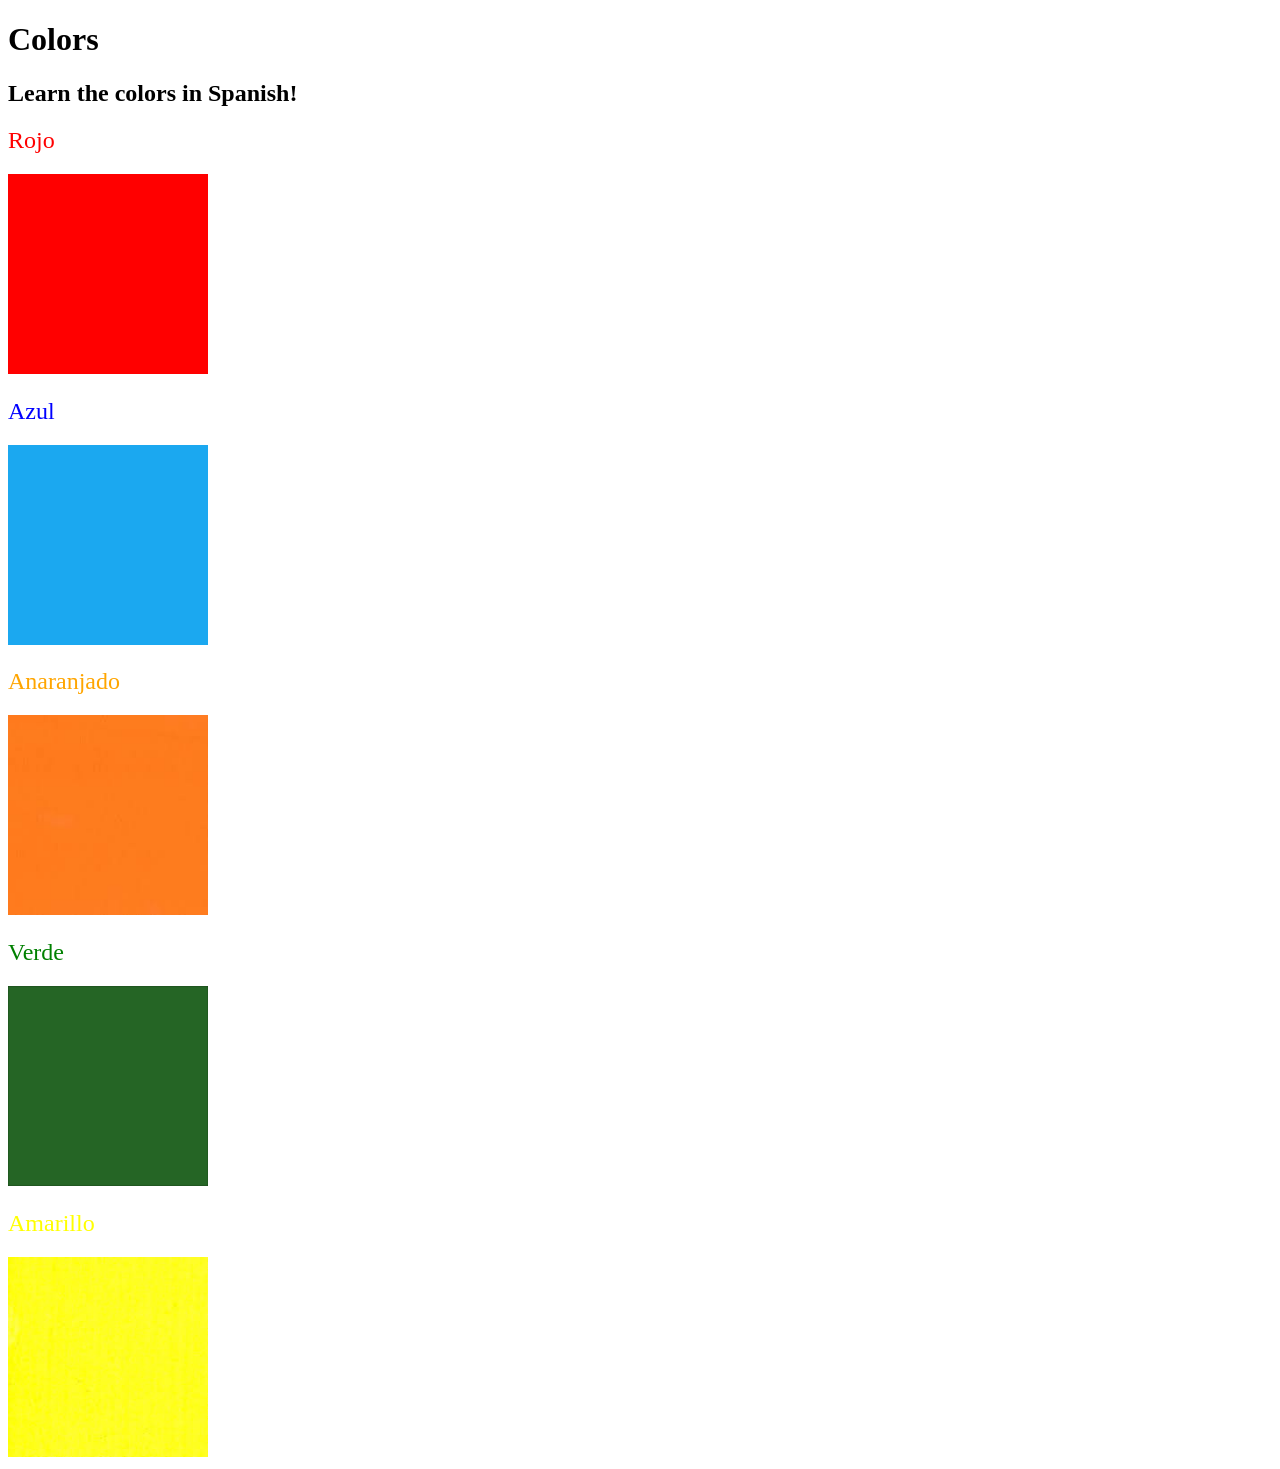
<file: Day 43/index.html>
<!DOCTYPE html>
<html lang="en">

<head>
  <meta charset="UTF-8">
  <title>Spanish Vocabulary</title>
  <link rel="stylesheet" href="./style.css" />
</head>

<body>
  <h1>Colors</h1>
  <h2>Learn the colors in Spanish!</h2>
  <h2 class="color-title" id="red">Rojo</h2>
  <img class="color" src="./assets/images/red.png" alt="red" />

  <h2 class="color-title" id="blue">Azul</h2>
  <img src="./assets/images/blue.png" alt="blue" />

  <h2 class="color-title" id="orange">Anaranjado</h2>
  <img src="./assets/images/orange.png" alt="orange" />

  <h2 class="color-title" id="green">Verde</h2>
  <img src="./assets/images/green.png" alt="green" />

  <h2 class="color-title" id="yellow">Amarillo</h2>
  <img src="./assets/images/yellow.png" alt="yellow" />
</body>

</html>

<!-- 
TODOs
IMPORTANT: You should not need to make ANY CHANGES to index.html
All code should be written in your CSS file.

1. Create a CSS file and incorporate it as an external stylesheet.
2. Use CSS to style each of the color titles to meaning. 
Hint: Use the id to help if you don't know the words in spanish.
3. Use CSS to change all the color titles to have "font-weight: normal;"
4. Use CSS (not HTML) to make all the images 200px heigh and 200px wide. 
Hint: 
https://developer.mozilla.org/en-US/docs/Web/CSS/height
https://developer.mozilla.org/en-US/docs/Web/CSS/width
-->
</file>
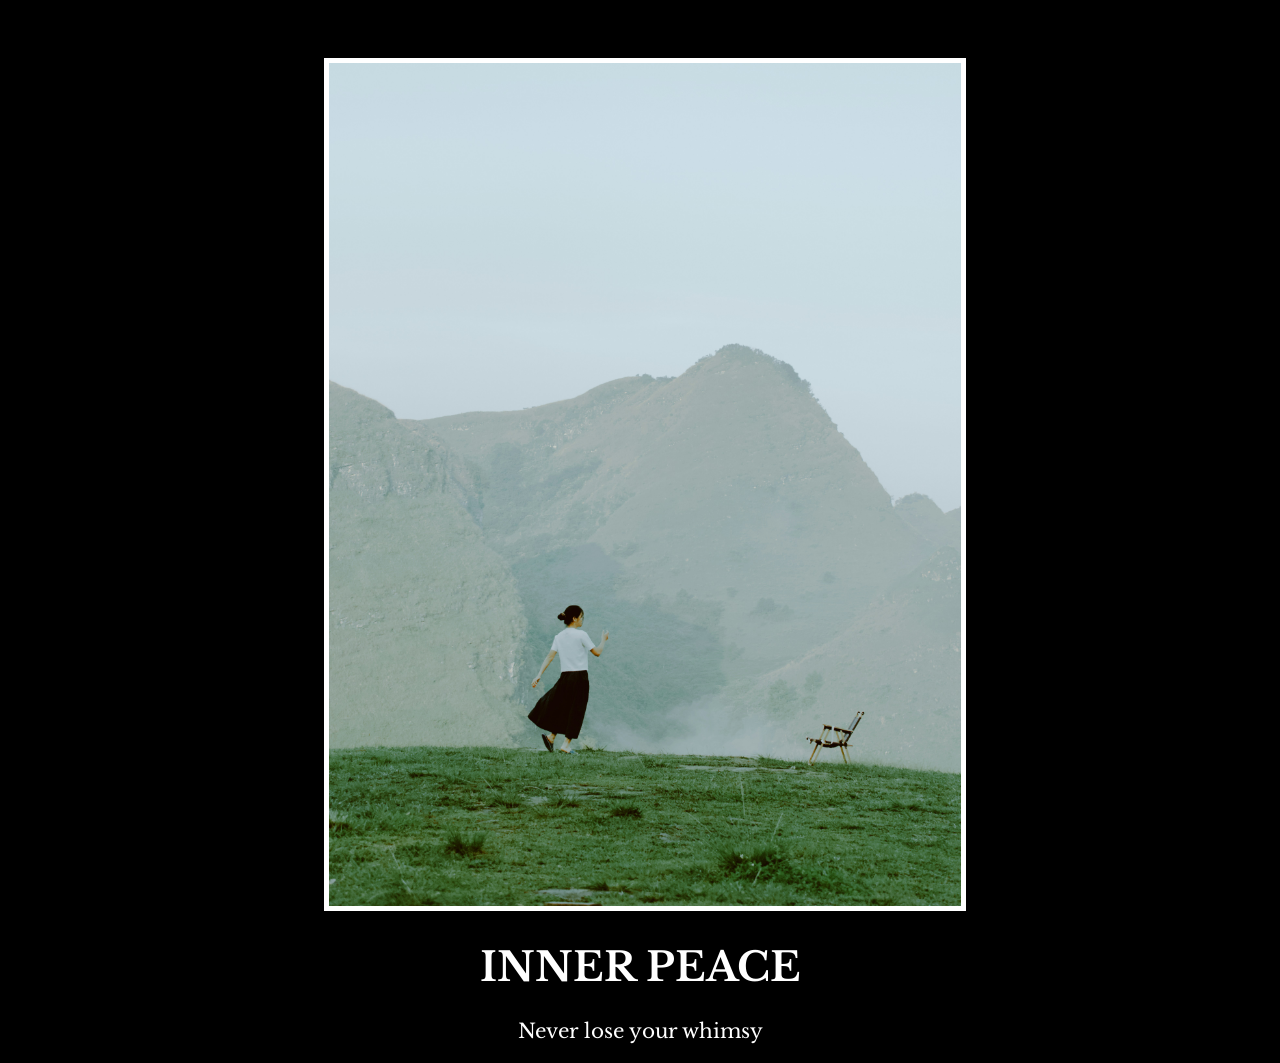
<file: Day 44/index.html>
<!--
Style it however you like.
Look at the goal image for inspiration.
But it must have the following features:
1. The main h1 text should be using the Regular Libre Baskerville Font from Google Fonts:
  https://fonts.google.com/specimen/Libre+Baskerville
2. The text should be white and background black.
3. Add your own image into the images folder inside assets. It should have a 5px white border.
4. The text should be center aligned.
5. Create a div to contain the h1, p and img elements. Adjust the margins so that the image and text are centered on the page.
  Hint: You horizontally center a div by giving it a width of 50% and a margin-left of 25%.
  Hint: Set the image to have a width of 100% so it fills the div.
6. Read about the text-transform property on MDN docs to make the h1 uppercase with CSS.
  https://developer.mozilla.org/en-US/docs/Web/CSS/text-transform
-->

<!DOCTYPE html>
<html lang="en">
  <head>
    <meta charset="UTF-8">
    <meta name="viewport" content="width=device-width, initial-scale=1.0">
    <meta http-equiv="X-UA-Compatible" content="ie=edge">
    <title>HTML 5 Boilerplate</title>
    <link rel="stylesheet" href="style.css">
      <link rel="preconnect" href="https://fonts.googleapis.com">
    <link rel="preconnect" href="https://fonts.gstatic.com" crossorigin>
    <link href="https://fonts.googleapis.com/css2?family=Libre+Baskerville:ital,wght@0,400..700;1,400..700&display=swap" rel="stylesheet">
     <style>
         body {
             font-family: "Libre Baskerville", sans-serif;
             font-size: 20px;
         }
     </style>
  </head>
  <body>
    <div>
        <img src="./assets/images/image.jpg" alt="Woman with chair in mountains">
        <h1>Inner Peace</h1>
        <p>Never lose your whimsy</p>
    </div>
  </body>
</html>
</file>
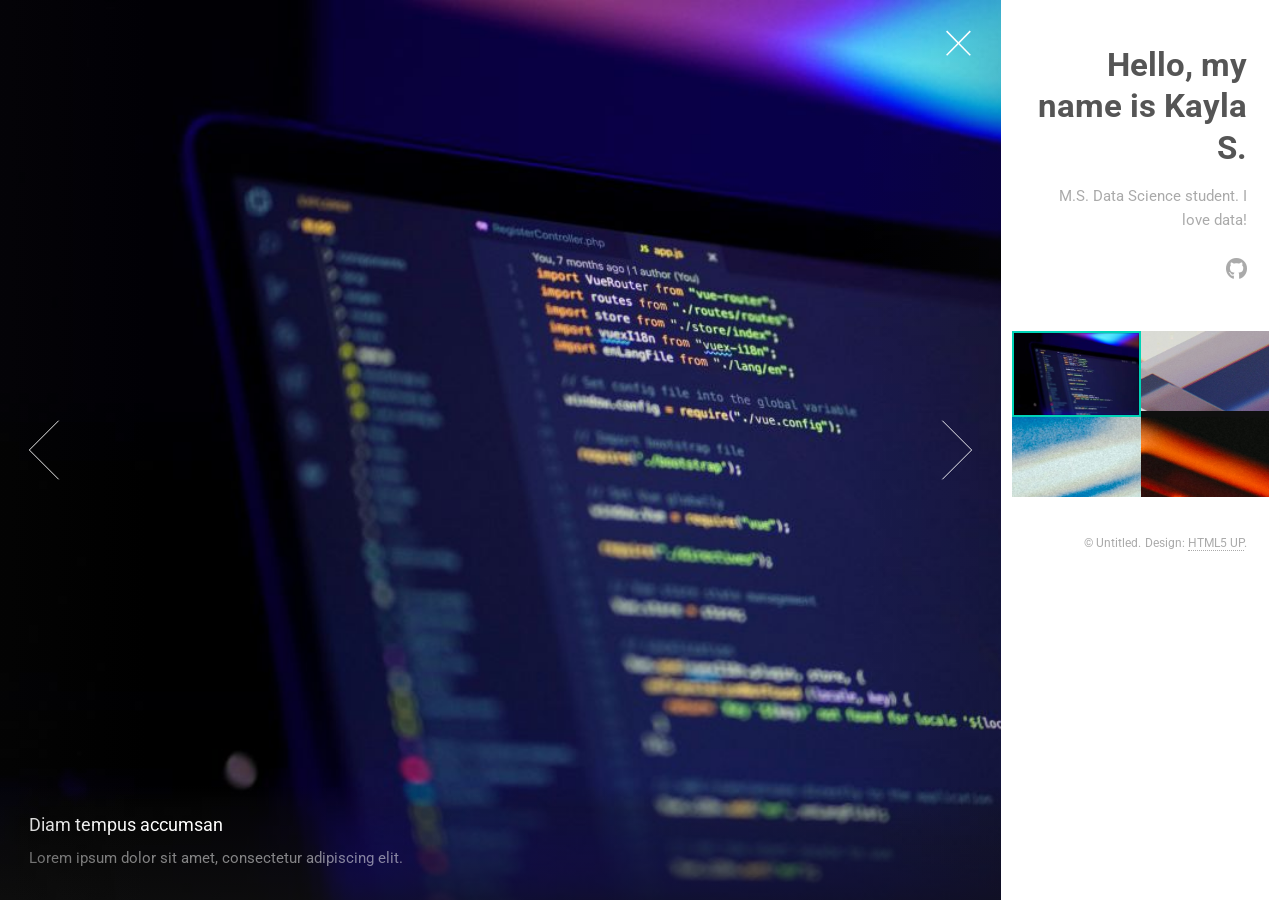
<file: Day 56/templates/index.html>
<!DOCTYPE HTML>
<!--
	Lens by HTML5 UP
	html5up.net | @ajlkn
	Free for personal and commercial use under the CCA 3.0 license (html5up.net/license)
-->
<html>
	<head>
		<title>Kayla's Website</title>
		<meta charset="utf-8" />
		<meta name="viewport" content="width=device-width, initial-scale=1, user-scalable=no" />
		<link rel="stylesheet" href="../static/assets/css/main.css" />
		<noscript><link rel="stylesheet" href="../static/assets/css/noscript.css" /></noscript>
	</head>
	<body class="is-preload-0 is-preload-1 is-preload-2">

		<!-- Main -->
			<div id="main">

				<!-- Header -->
					<header id="header">
						<h1>Hello, my name is Kayla S.</h1>
						<p>M.S. Data Science student. I love data!</a></p>
						<ul class="icons">
							<li><a href="https://github.com/KaylaStiver" class="icon brands fa-github"><span class="label">Github</span></a></li>
						</ul>
					</header>

				<!-- Thumbnail -->
					<section id="thumbnails">
						<article>
							<a class="thumbnail" href="../static/images/fulls/01.jpg" data-position="left center"><img src="../static/images/thumbs/01.jpg" alt="" /></a>
							<h2>Diam tempus accumsan</h2>
							<p>Lorem ipsum dolor sit amet, consectetur adipiscing elit.</p>
						</article>
						<article>
							<a class="thumbnail" href="../static/images/fulls/02.jpg"><img src="../static/images/thumbs/02.jpg" alt="" /></a>
							<h2>Vivamus convallis libero</h2>
							<p>Sed velit lacus, laoreet at venenatis convallis in lorem tincidunt.</p>
						</article>
						<article>
							<a class="thumbnail" href="../static/images/fulls/03.jpg" data-position="top center"><img src="../static/images/thumbs/03.jpg" alt="" /></a>
							<h2>Nec accumsan enim felis</h2>
							<p>Maecenas eleifend tellus ut turpis eleifend, vitae pretium faucibus.</p>
						</article>
						<article>
							<a class="thumbnail" href="../static/images/fulls/04.jpg"><img src="../static/images/thumbs/04.jpg" alt="" /></a>
							<h2>Donec maximus nisi eget</h2>
							<p>Tristique in nulla vel congue. Sed sociis natoque parturient nascetur.</p>
						</article>
					</section>

				<!-- Footer -->
					<footer id="footer">
						<ul class="copyright">
							<li>&copy; Untitled.</li><li>Design: <a href="http://html5up.net">HTML5 UP</a>.</li>
						</ul>
					</footer>

			</div>

		<!-- Scripts -->
			<script src="../static/assets/js/jquery.min.js"></script>
			<script src="../static/assets/js/browser.min.js"></script>
			<script src="../static/assets/js/breakpoints.min.js"></script>
			<script src="../static/assets/js/main.js"></script>

	</body>
</html>
</file>
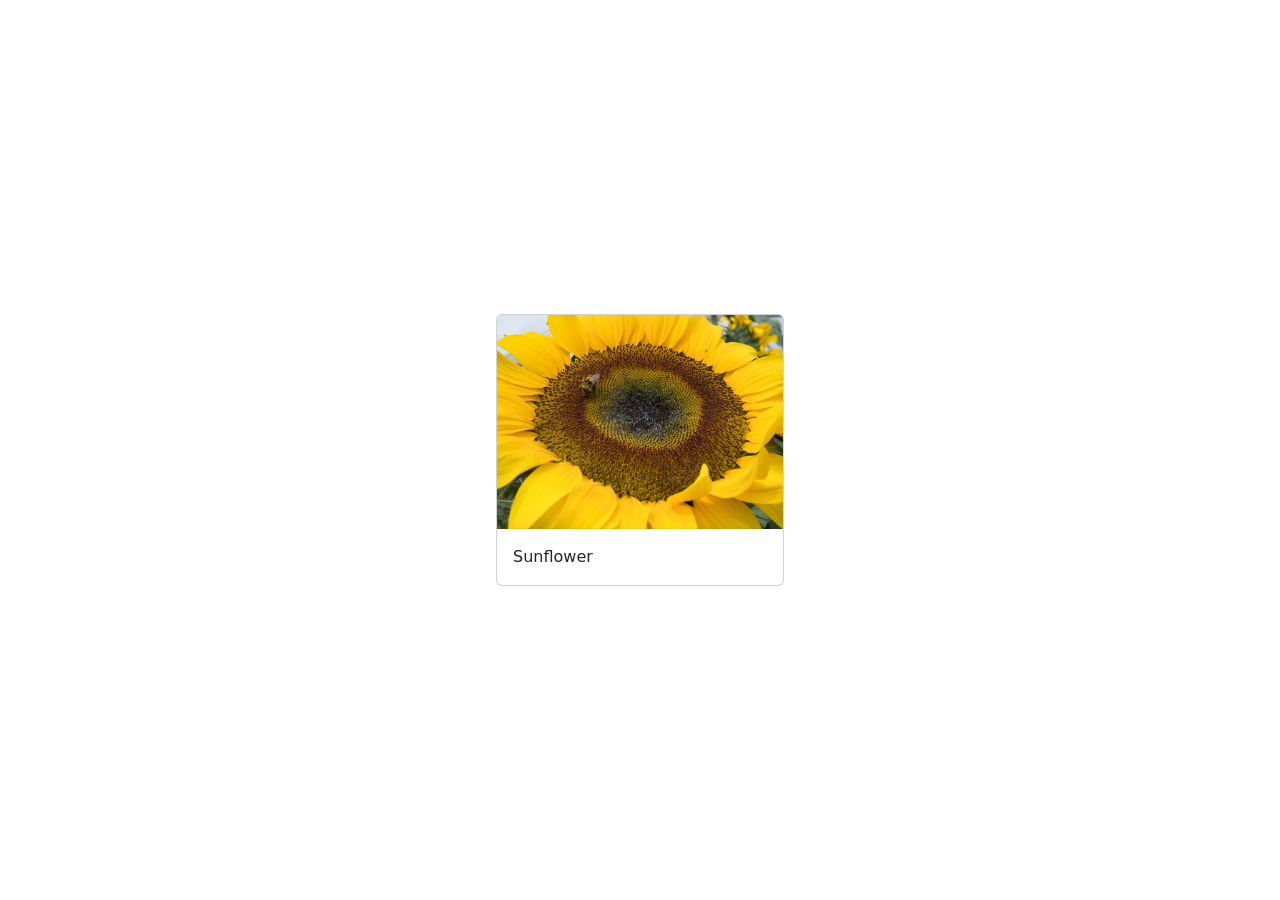
<file: Day 58/Bootstrap Test/Card Example/index.html>
<!doctype html>
<html lang="en">

<head>
  <meta charset="utf-8">
  <meta name="viewport" content="width=device-width, initial-scale=1">
  <title>Bootstrap</title>
  <link href="https://cdn.jsdelivr.net/npm/bootstrap@5.3.8/dist/css/bootstrap.min.css" rel="stylesheet"
        integrity="sha384-sRIl4kxILFvY47J16cr9ZwB07vP4J8+LH7qKQnuqkuIAvNWLzeN8tE5YBujZqJLB" crossorigin="anonymous">
  <style>
    .flex-container {
      display: flex;
      justify-content: center;
      align-items: center;
      height: 100vh;
    }
  </style>
</head>

<body>
  <div class="flex-container">
    <div class="card" style="width: 18rem;">
      <img src="flower.jpg" class="card-img-top" alt="sunflower">
      <div class="card-body">
        <p class="card-text">Sunflower</p>
      </div>
    </div>
  </div>
</body>

</html>
</file>
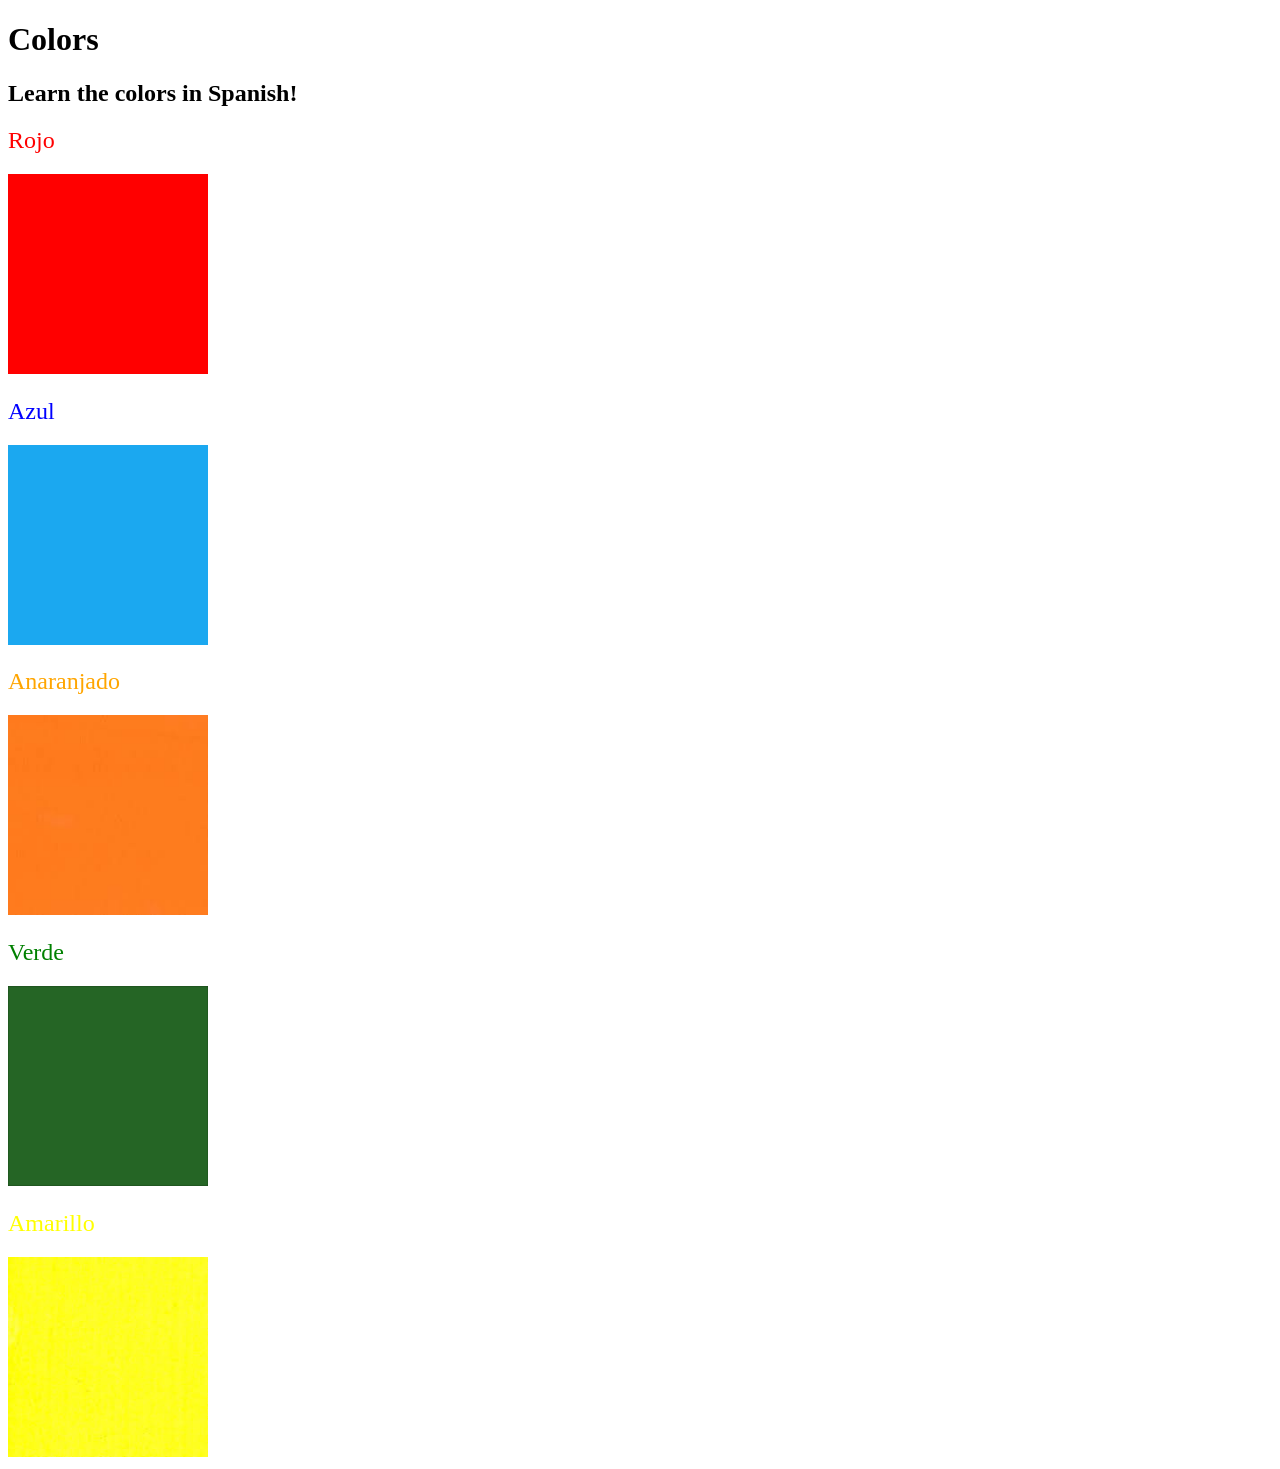
<file: Day 43/solution/solution.html>
<!DOCTYPE html>
<html lang="en">

<head>
  <meta charset="UTF-8">
  <title>Spanish Vocabulary</title>
  <link rel="stylesheet" href="./style.css" />
</head>

<body>
  <h1>Colors</h1>
  <h2>Learn the colors in Spanish!</h2>
  <h2 class="color-title" id="red">Rojo</h2>
  <img class="color" src="./assets/images/red.png" alt="red" />

  <h2 class="color-title" id="blue">Azul</h2>
  <img src="./assets/images/blue.png" alt="blue" />

  <h2 class="color-title" id="orange">Anaranjado</h2>
  <img src="./assets/images/orange.png" alt="orange" />

  <h2 class="color-title" id="green">Verde</h2>
  <img src="./assets/images/green.png" alt="green" />

  <h2 class="color-title" id="yellow">Amarillo</h2>
  <img src="./assets/images/yellow.png" alt="yellow" />
</body>

</html>
</file>
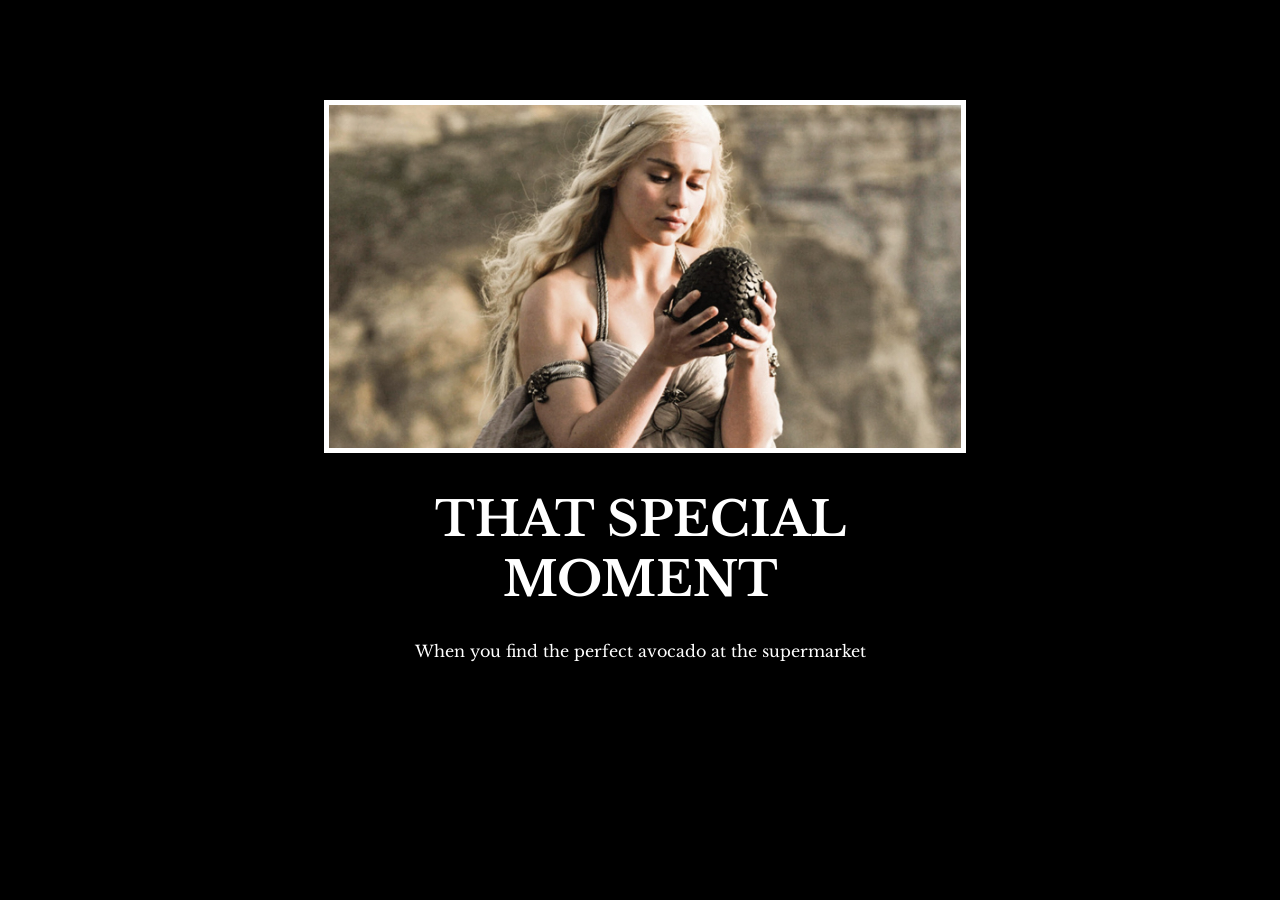
<file: Day 44/solution/solution.html>
<!DOCTYPE html>
<html lang="en">

<head>
  <meta charset="UTF-8">
  <title>Motivation Meme</title>
  <link rel="stylesheet" href="./solution.css" />
  <link rel="preconnect" href="https://fonts.googleapis.com">
  <link rel="preconnect" href="https://fonts.gstatic.com" crossorigin>
  <link href="https://fonts.googleapis.com/css2?family=Libre+Baskerville&display=swap" rel="stylesheet">
</head>

<body>

  <div class="poster">
    <img class="motivation-img" src="./assets/images/daenerys.jpeg" src="daenerys with egg" />
    <h1>That Special Moment</h1>
    <p>When you find the perfect avocado at the supermarket</p>
  </div>
</body>

</html>
</file>
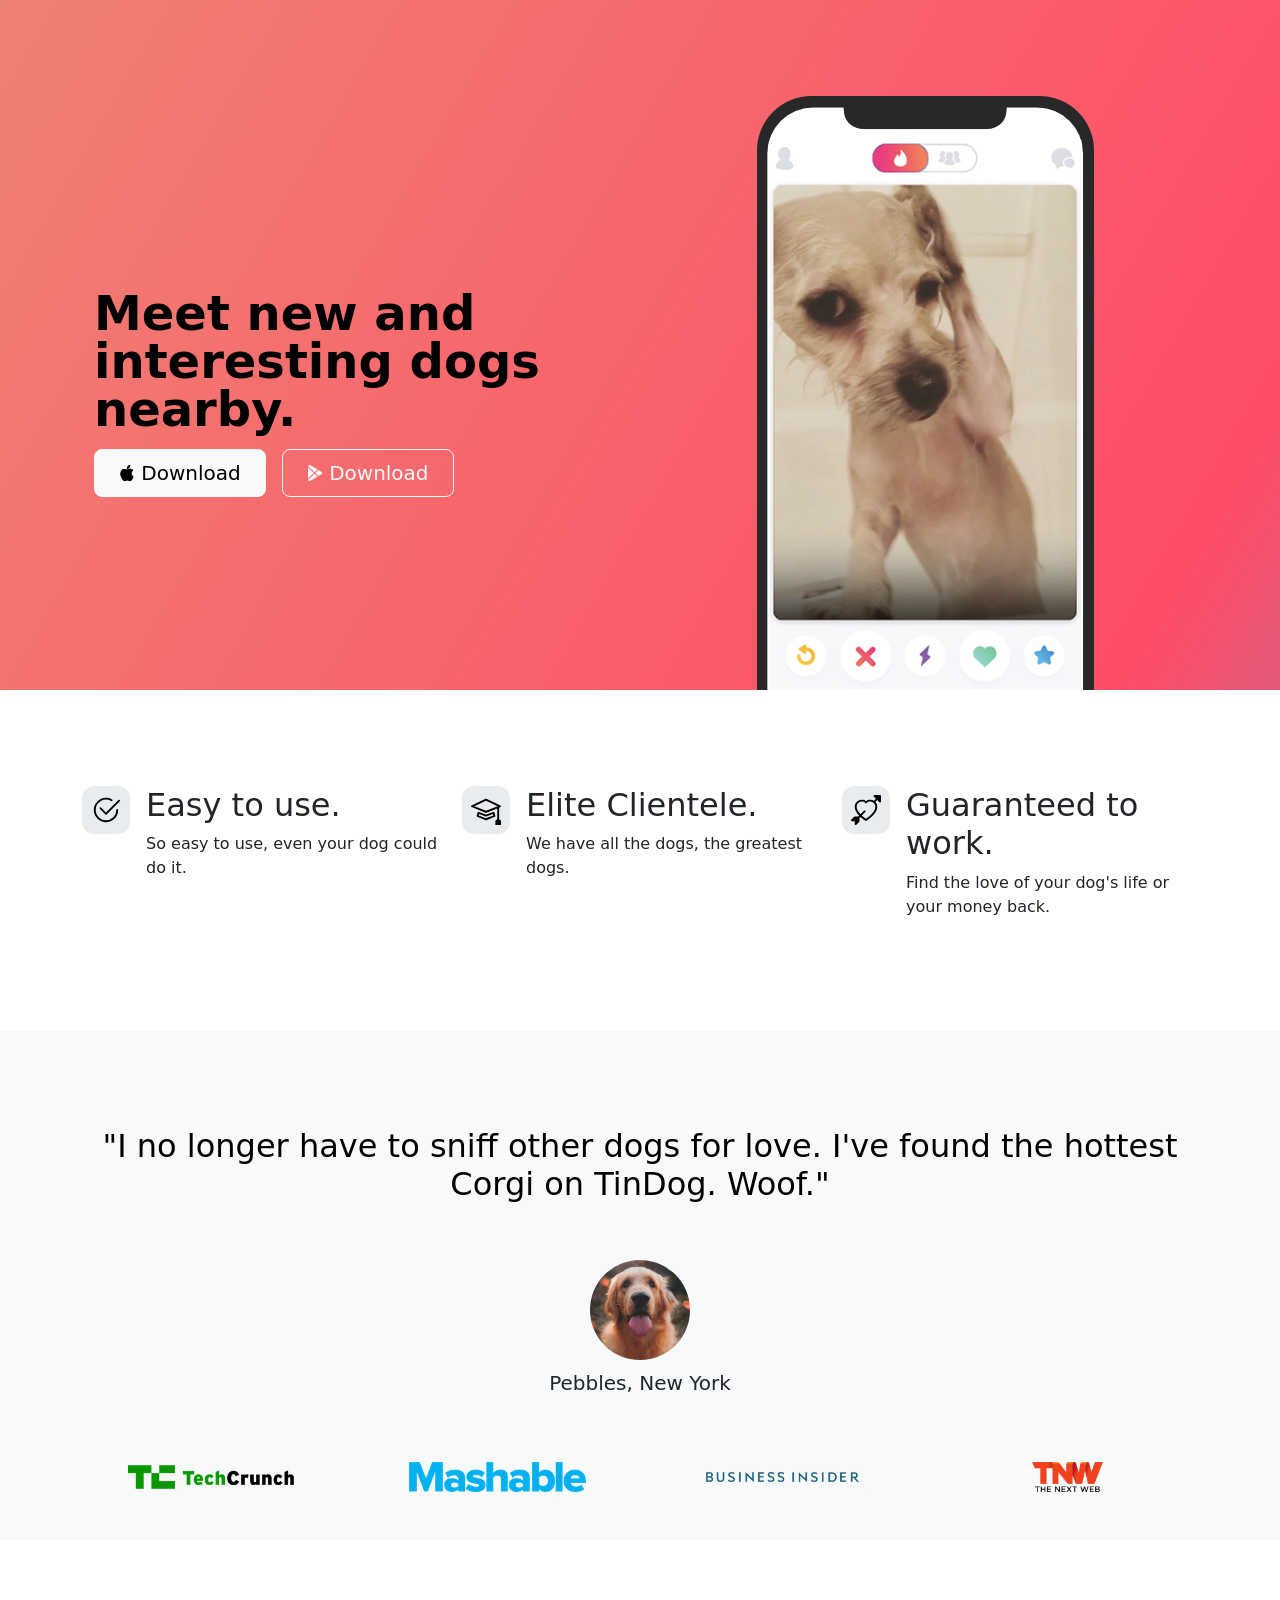
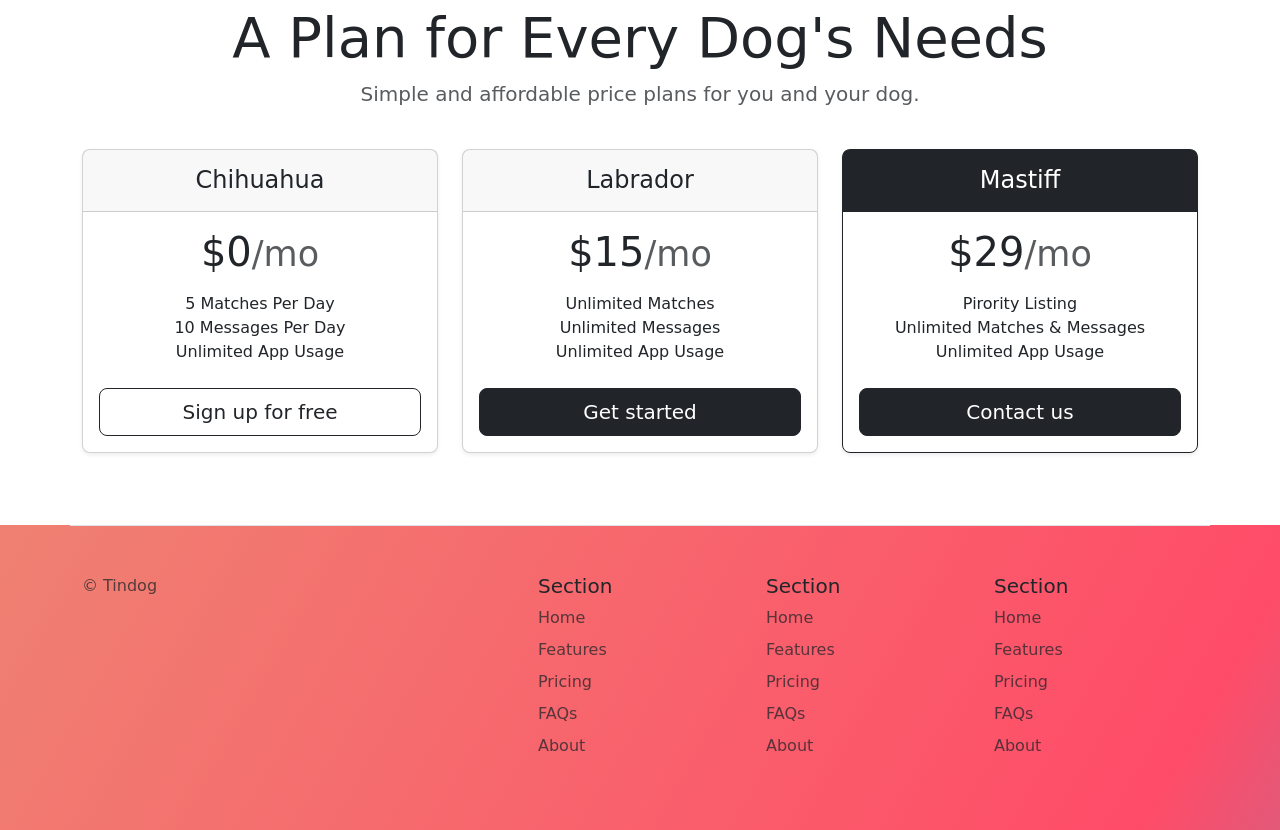
<file: Day 58/TinDog/solution.html>
<!DOCTYPE html>
<html lang="en">

<head>
  <meta charset="UTF-8">
  <meta name="viewport" content="width=device-width, initial-scale=1.0">
  <title>TinDog</title>
  <link href="https://cdn.jsdelivr.net/npm/bootstrap@5.3.0-alpha3/dist/css/bootstrap.min.css" rel="stylesheet"
    integrity="sha384-KK94CHFLLe+nY2dmCWGMq91rCGa5gtU4mk92HdvYe+M/SXH301p5ILy+dN9+nJOZ" crossorigin="anonymous">
  <link rel="stylesheet" href="./css/solution.css">
</head>

<body>


  <!-- Title -->
  <section id="title" class="gradient-background">

    <div class="container col-xxl-8 px-4 pt-5">
      <div class="row flex-lg-row-reverse align-items-center g-5 pt-5">
        <div class="col-10 col-sm-8 col-lg-6">
          <img src="./images/iphone.png" class="d-block mx-lg-auto img-fluid" alt="Bootstrap Themes" height="200"
            loading="lazy">
        </div>
        <div class="col-lg-6">
          <h1 class="display-5 fw-bold text-body-emphasis lh-1 mb-3">Meet new and interesting dogs nearby.</h1>

          <div class="d-grid gap-2 d-md-flex justify-content-md-start">
            <button type="button" class="btn btn-light btn-lg px-4 me-md-2"><svg xmlns="http://www.w3.org/2000/svg"
                width="16" height="16" fill="currentColor" class="bi bi-apple mb-1" viewBox="0 0 16 16">
                <path
                  d="M11.182.008C11.148-.03 9.923.023 8.857 1.18c-1.066 1.156-.902 2.482-.878 2.516.024.034 1.52.087 2.475-1.258.955-1.345.762-2.391.728-2.43Zm3.314 11.733c-.048-.096-2.325-1.234-2.113-3.422.212-2.189 1.675-2.789 1.698-2.854.023-.065-.597-.79-1.254-1.157a3.692 3.692 0 0 0-1.563-.434c-.108-.003-.483-.095-1.254.116-.508.139-1.653.589-1.968.607-.316.018-1.256-.522-2.267-.665-.647-.125-1.333.131-1.824.328-.49.196-1.422.754-2.074 2.237-.652 1.482-.311 3.83-.067 4.56.244.729.625 1.924 1.273 2.796.576.984 1.34 1.667 1.659 1.899.319.232 1.219.386 1.843.067.502-.308 1.408-.485 1.766-.472.357.013 1.061.154 1.782.539.571.197 1.111.115 1.652-.105.541-.221 1.324-1.059 2.238-2.758.347-.79.505-1.217.473-1.282Z" />
                <path
                  d="M11.182.008C11.148-.03 9.923.023 8.857 1.18c-1.066 1.156-.902 2.482-.878 2.516.024.034 1.52.087 2.475-1.258.955-1.345.762-2.391.728-2.43Zm3.314 11.733c-.048-.096-2.325-1.234-2.113-3.422.212-2.189 1.675-2.789 1.698-2.854.023-.065-.597-.79-1.254-1.157a3.692 3.692 0 0 0-1.563-.434c-.108-.003-.483-.095-1.254.116-.508.139-1.653.589-1.968.607-.316.018-1.256-.522-2.267-.665-.647-.125-1.333.131-1.824.328-.49.196-1.422.754-2.074 2.237-.652 1.482-.311 3.83-.067 4.56.244.729.625 1.924 1.273 2.796.576.984 1.34 1.667 1.659 1.899.319.232 1.219.386 1.843.067.502-.308 1.408-.485 1.766-.472.357.013 1.061.154 1.782.539.571.197 1.111.115 1.652-.105.541-.221 1.324-1.059 2.238-2.758.347-.79.505-1.217.473-1.282Z" />
              </svg> Download</button>
            <button type="button" class="btn btn-outline-light btn-lg px-4"><svg xmlns="http://www.w3.org/2000/svg"
                width="16" height="16" fill="currentColor" class="bi bi-google-play mb-1" viewBox="0 0 16 16">
                <path
                  d="M14.222 9.374c1.037-.61 1.037-2.137 0-2.748L11.528 5.04 8.32 8l3.207 2.96 2.694-1.586Zm-3.595 2.116L7.583 8.68 1.03 14.73c.201 1.029 1.36 1.61 2.303 1.055l7.294-4.295ZM1 13.396V2.603L6.846 8 1 13.396ZM1.03 1.27l6.553 6.05 3.044-2.81L3.333.215C2.39-.341 1.231.24 1.03 1.27Z" />
              </svg> Download</button>
          </div>
        </div>
      </div>
    </div>
  </section>
  <!-- Features -->
  <section id="features">
    <div class="container mt-5">
      <div class="row g-4 py-5 row-cols-1 row-cols-lg-3">
        <div class="col d-flex align-items-start">
          <div
            class="icon-square text-body-emphasis bg-body-secondary d-inline-flex align-items-center justify-content-center fs-4 flex-shrink-0 me-3">
            <svg xmlns="http://www.w3.org/2000/svg" height="30" fill="currentColor" class="bi bi-check2-circle"
              viewBox="0 0 16 16">
              <path
                d="M2.5 8a5.5 5.5 0 0 1 8.25-4.764.5.5 0 0 0 .5-.866A6.5 6.5 0 1 0 14.5 8a.5.5 0 0 0-1 0 5.5 5.5 0 1 1-11 0z" />
              <path
                d="M15.354 3.354a.5.5 0 0 0-.708-.708L8 9.293 5.354 6.646a.5.5 0 1 0-.708.708l3 3a.5.5 0 0 0 .708 0l7-7z" />
            </svg>
          </div>
          <div>
            <h3 class="fs-2">Easy to use.</h3>
            <p>So easy to use, even your dog could do it.</p>

          </div>
        </div>
        <div class="col d-flex align-items-start">
          <div
            class="icon-square text-body-emphasis bg-body-secondary d-inline-flex align-items-center justify-content-center fs-4 flex-shrink-0 me-3">
            <svg xmlns="http://www.w3.org/2000/svg" height="30" fill="currentColor" class="bi bi-mortarboard"
              viewBox="0 0 16 16">
              <path
                d="M8.211 2.047a.5.5 0 0 0-.422 0l-7.5 3.5a.5.5 0 0 0 .025.917l7.5 3a.5.5 0 0 0 .372 0L14 7.14V13a1 1 0 0 0-1 1v2h3v-2a1 1 0 0 0-1-1V6.739l.686-.275a.5.5 0 0 0 .025-.917l-7.5-3.5ZM8 8.46 1.758 5.965 8 3.052l6.242 2.913L8 8.46Z" />
              <path
                d="M4.176 9.032a.5.5 0 0 0-.656.327l-.5 1.7a.5.5 0 0 0 .294.605l4.5 1.8a.5.5 0 0 0 .372 0l4.5-1.8a.5.5 0 0 0 .294-.605l-.5-1.7a.5.5 0 0 0-.656-.327L8 10.466 4.176 9.032Zm-.068 1.873.22-.748 3.496 1.311a.5.5 0 0 0 .352 0l3.496-1.311.22.748L8 12.46l-3.892-1.556Z" />
            </svg>
          </div>
          <div>
            <h3 class="fs-2">Elite Clientele.</h3>
            <p>We have all the dogs, the greatest dogs.</p>

          </div>
        </div>
        <div class="col d-flex align-items-start">
          <div
            class="icon-square text-body-emphasis bg-body-secondary d-inline-flex align-items-center justify-content-center fs-4 flex-shrink-0 me-3">
            <svg xmlns="http://www.w3.org/2000/svg" height="30" fill="currentColor" class="bi bi-arrow-through-heart"
              viewBox="0 0 16 16">
              <path fill-rule="evenodd"
                d="M2.854 15.854A.5.5 0 0 1 2 15.5V14H.5a.5.5 0 0 1-.354-.854l1.5-1.5A.5.5 0 0 1 2 11.5h1.793l.53-.53c-.771-.802-1.328-1.58-1.704-2.32-.798-1.575-.775-2.996-.213-4.092C3.426 2.565 6.18 1.809 8 3.233c1.25-.98 2.944-.928 4.212-.152L13.292 2 12.147.854A.5.5 0 0 1 12.5 0h3a.5.5 0 0 1 .5.5v3a.5.5 0 0 1-.854.354L14 2.707l-1.006 1.006c.236.248.44.531.6.845.562 1.096.585 2.517-.213 4.092-.793 1.563-2.395 3.288-5.105 5.08L8 13.912l-.276-.182a21.86 21.86 0 0 1-2.685-2.062l-.539.54V14a.5.5 0 0 1-.146.354l-1.5 1.5Zm2.893-4.894A20.419 20.419 0 0 0 8 12.71c2.456-1.666 3.827-3.207 4.489-4.512.679-1.34.607-2.42.215-3.185-.817-1.595-3.087-2.054-4.346-.761L8 4.62l-.358-.368c-1.259-1.293-3.53-.834-4.346.761-.392.766-.464 1.845.215 3.185.323.636.815 1.33 1.519 2.065l1.866-1.867a.5.5 0 1 1 .708.708L5.747 10.96Z" />
            </svg>
          </div>
          <div>
            <h3 class="fs-2">Guaranteed to work.</h3>
            <p>Find the love of your dog's life or your money back.</p>

          </div>
        </div>
      </div>
    </div>
  </section>
  <!-- Testimonial -->
  <section id="testimonial">
    <div class="my-5">
      <div class="p-5 text-center bg-body-tertiary">
        <div class="container py-5">
          <h2 class="text-body-emphasis">"I no longer have to sniff other dogs for love. I've found the hottest Corgi on
            TinDog. Woof."</h2>
          <img class="profile-img mt-5" src="./images/dog-img.jpg" alt="dog image">
          <p class="col-lg-8 mx-auto lead mt-2">
            Pebbles, New York
          </p>
        </div>

        <div class="container">
          <div class="row">
            <div class="col-lg-3 col-sm-12">
              <img src="./images/techcrunch.png" alt="techcrunch" height="30">
            </div>
            <div class="col-lg-3 col-sm-12">
              <img src="./images/mashable.png" alt="mashable" height="30">
            </div>
            <div class="col-lg-3 col-sm-12">
              <img src="./images/bizinsider.png" alt="bizinsider" height="30">
            </div>
            <div class="col-lg-3 col-sm-12">
              <img src="./images/tnw.png" alt="tnw" height="30">
            </div>
          </div>
        </div>
      </div>
    </div>
  </section>
  <!-- Pricing -->
  <section id="pricing">
    <div class="container">
      <div class="pricing-header p-3 pb-md-4 mx-auto text-center">
        <h2 class="display-4 fw-normal">A Plan for Every Dog's Needs</h2>
        <p class="fs-5 text-body-secondary">Simple and affordable price plans for you and your dog.
      </div>
      <div class="row row-cols-1 row-cols-md-3 mb-3 text-center">
        <div class="col">
          <div class="card mb-4 rounded-3 shadow-sm">
            <div class="card-header py-3">
              <h4 class="my-0 fw-normal">Chihuahua</h4>
            </div>
            <div class="card-body">
              <h1 class="card-title pricing-card-title">$0<small class="text-body-secondary fw-light">/mo</small></h1>
              <ul class="list-unstyled mt-3 mb-4">
                <li>5 Matches Per Day</li>
                <li>10 Messages Per Day</li>
                <li>Unlimited App Usage</li>
              </ul>
              <button type="button" class="w-100 btn btn-lg btn-outline-dark">Sign up for free</button>
            </div>
          </div>
        </div>
        <div class="col">
          <div class="card mb-4 rounded-3 shadow-sm">
            <div class="card-header py-3">
              <h4 class="my-0 fw-normal">Labrador</h4>
            </div>
            <div class="card-body">
              <h1 class="card-title pricing-card-title">$15<small class="text-body-secondary fw-light">/mo</small></h1>
              <ul class="list-unstyled mt-3 mb-4">
                <li>Unlimited Matches</li>
                <li>Unlimited Messages</li>
                <li>Unlimited App Usage</li>
              </ul>
              <button type="button" class="w-100 btn btn-lg btn-dark">Get started</button>
            </div>
          </div>
        </div>
        <div class="col">
          <div class="card mb-4 rounded-3 shadow-sm border-dark">
            <div class="card-header py-3 text-bg-dark border-dark">
              <h4 class="my-0 fw-normal">Mastiff</h4>
            </div>
            <div class="card-body">
              <h1 class="card-title pricing-card-title">$29<small class="text-body-secondary fw-light">/mo</small></h1>
              <ul class="list-unstyled mt-3 mb-4">
                <li>Pirority Listing</li>
                <li>Unlimited Matches & Messages</li>
                <li>Unlimited App Usage</li>
              </ul>
              <button type="button" class="w-100 btn btn-lg btn-dark">Contact us</button>
            </div>
          </div>
        </div>
      </div>
    </div>
  </section>
  <!-- Footer -->
  <section id="contact" class="gradient-background">
    <div class="container ">
      <footer class="row row-cols-1 row-cols-sm-2 row-cols-md-5 py-5 mt-5 border-top">
        <div class="col mb-3">

          <p class="text-body-secondary">© Tindog</p>
        </div>

        <div class="col mb-3">

        </div>

        <div class="col mb-3">
          <h5>Section</h5>
          <ul class="nav flex-column">
            <li class="nav-item mb-2"><a href="#" class="nav-link p-0 text-body-secondary">Home</a></li>
            <li class="nav-item mb-2"><a href="#" class="nav-link p-0 text-body-secondary">Features</a></li>
            <li class="nav-item mb-2"><a href="#" class="nav-link p-0 text-body-secondary">Pricing</a></li>
            <li class="nav-item mb-2"><a href="#" class="nav-link p-0 text-body-secondary">FAQs</a></li>
            <li class="nav-item mb-2"><a href="#" class="nav-link p-0 text-body-secondary">About</a></li>
          </ul>
        </div>

        <div class="col mb-3">
          <h5>Section</h5>
          <ul class="nav flex-column">
            <li class="nav-item mb-2"><a href="#" class="nav-link p-0 text-body-secondary">Home</a></li>
            <li class="nav-item mb-2"><a href="#" class="nav-link p-0 text-body-secondary">Features</a></li>
            <li class="nav-item mb-2"><a href="#" class="nav-link p-0 text-body-secondary">Pricing</a></li>
            <li class="nav-item mb-2"><a href="#" class="nav-link p-0 text-body-secondary">FAQs</a></li>
            <li class="nav-item mb-2"><a href="#" class="nav-link p-0 text-body-secondary">About</a></li>
          </ul>
        </div>

        <div class="col mb-3">
          <h5>Section</h5>
          <ul class="nav flex-column">
            <li class="nav-item mb-2"><a href="#" class="nav-link p-0 text-body-secondary">Home</a></li>
            <li class="nav-item mb-2"><a href="#" class="nav-link p-0 text-body-secondary">Features</a></li>
            <li class="nav-item mb-2"><a href="#" class="nav-link p-0 text-body-secondary">Pricing</a></li>
            <li class="nav-item mb-2"><a href="#" class="nav-link p-0 text-body-secondary">FAQs</a></li>
            <li class="nav-item mb-2"><a href="#" class="nav-link p-0 text-body-secondary">About</a></li>
          </ul>
        </div>
      </footer>
    </div>
  </section>
</body>

</html>
</file>
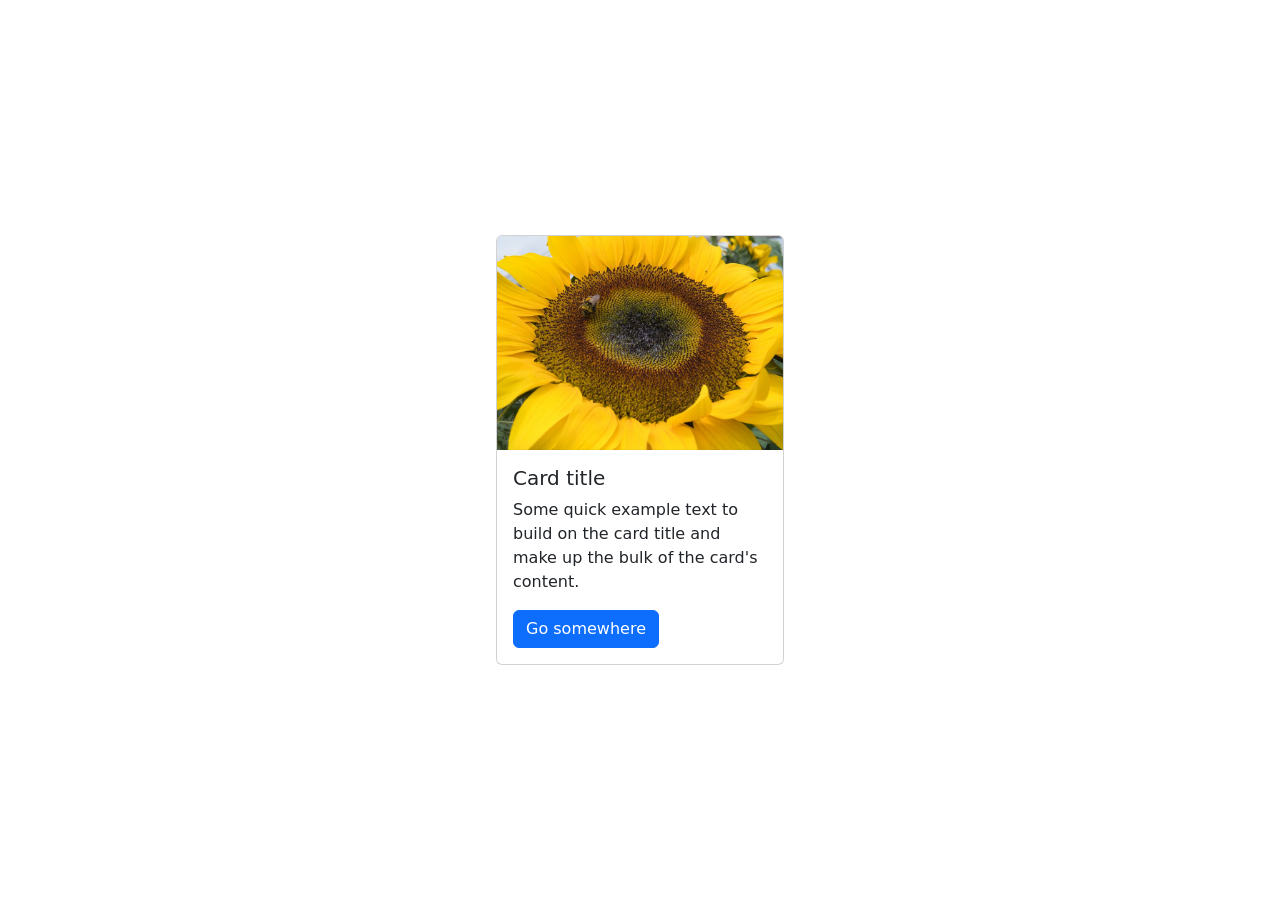
<file: Day 58/Bootstrap Test/Card Example/solution.html>
<!doctype html>
<html lang="en">

<head>
  <meta charset="utf-8">
  <meta name="viewport" content="width=device-width, initial-scale=1">
  <title>Bootstrap demo</title>
  <link href="https://cdn.jsdelivr.net/npm/bootstrap@5.3.0-alpha2/dist/css/bootstrap.min.css" rel="stylesheet"
    integrity="sha384-aFq/bzH65dt+w6FI2ooMVUpc+21e0SRygnTpmBvdBgSdnuTN7QbdgL+OapgHtvPp" crossorigin="anonymous">
  <style>
    .flex-container {
      display: flex;
      height: 100vh;
      justify-content: center;
      align-items: center;
    }
  </style>
</head>

<body>
  <div class="flex-container">
    <div class="card" style="width: 18rem;">
      <img src="flower.jpg" class="card-img-top" alt="sunflower">
      <div class="card-body">
        <h5 class="card-title">Card title</h5>
        <p class="card-text">Some quick example text to build on the card title and make up the bulk of the card's
          content.
        </p>
        <a href="#" class="btn btn-primary">Go somewhere</a>
      </div>
    </div>
  </div>
</body>

</html>
</file>
<file: Day 43/style.css>
#red {
    color: red
}

#blue {
    color: blue
}

#orange {
    color: orange
}

#green {
    color: green
}

#yellow {
    color: yellow
}
.color-title {
    font-weight: normal
}

img {
    width: 200px;
    height: 200px;
}
</file>
<file: Day 44/style.css>
div {
    padding-top: 50px;
    width: 50%;
    margin-left: 25%;
    text-align: center;
    color: white;
}

img {
    border: 5px solid white;
    width: 100%;
}
body {
    background-color: black;
}

h1 {
    text-transform: uppercase;
}
</file>
<file: Day 56/static/assets/css/noscript.css>
/*
	Lens by HTML5 UP
	html5up.net | @ajlkn
	Free for personal and commercial use under the CCA 3.0 license (html5up.net/license)
*/

/* Main */

	#main {
		opacity: 1 !important;
		right: 0 !important;
	}

	body:before {
		content: 'Javascript is disabled :(';
		display: block;
		position: absolute;
		top: 50%;
		width: calc(100% - 22.5em * 0.333333333);
		height: 4em;
		margin-top: -2em;
		color: #282828;
		cursor: default;
		font-size: 3em;
		line-height: 4em;
		text-align: center;
		white-space: nowrap;
		left: 0;
	}
</file>
<file: Day 43/solution/style.css>
img {
  height: 200px;
  width: 200px;
}

.color-title {
  font-weight: normal;
}

#red {
  color: red;
}

#blue {
  color: blue;
}

#orange {
  color: orange;
}

#green {
  color: green;
}

#yellow {
  color: yellow;
}
</file>
<file: Day 44/solution/solution.css>
body {
  background-color: black;
}
h1 {
  text-transform: uppercase;
  font-size: 3rem;
}

.poster {
  width: 50%;
  margin-left: 25%;
  margin-top: 100px;
  color: white;
  font-family: "Libre Baskerville", serif;
  text-align: center;
}

.motivation-img {
  border: 5px solid white;
  width: 100%;
}
</file>
<file: Day 58/TinDog/css/solution.css>
.gradient-background {
  background: linear-gradient(300deg, #00bfff, #ff4c68, #ef8172);
  background-size: 180% 180%;
  animation: gradient-animation 18s ease infinite;
}

@keyframes gradient-animation {
  0% {
    background-position: 0% 50%;
  }
  50% {
    background-position: 100% 50%;
  }
  100% {
    background-position: 0% 50%;
  }
}

.icon-square {
  width: 3rem;
  height: 3rem;
  border-radius: 0.75rem;
}

.profile-img {
  border-radius: 50%;
  height: 100px;
}
</file>
<file: Day 56/static/assets/css/main.css>
@import url(fontawesome-all.min.css);
@import url("https://fonts.googleapis.com/css?family=Roboto:400,700");

/*
	Lens by HTML5 UP
	html5up.net | @ajlkn
	Free for personal and commercial use under the CCA 3.0 license (html5up.net/license)
*/

html, body, div, span, applet, object,
iframe, h1, h2, h3, h4, h5, h6, p, blockquote,
pre, a, abbr, acronym, address, big, cite,
code, del, dfn, em, img, ins, kbd, q, s, samp,
small, strike, strong, sub, sup, tt, var, b,
u, i, center, dl, dt, dd, ol, ul, li, fieldset,
form, label, legend, table, caption, tbody,
tfoot, thead, tr, th, td, article, aside,
canvas, details, embed, figure, figcaption,
footer, header, hgroup, menu, nav, output, ruby,
section, summary, time, mark, audio, video {
	margin: 0;
	padding: 0;
	border: 0;
	font-size: 100%;
	font: inherit;
	vertical-align: baseline;}

article, aside, details, figcaption, figure,
footer, header, hgroup, menu, nav, section {
	display: block;}

body {
	line-height: 1;
}

ol, ul {
	list-style: none;
}

blockquote, q {
	quotes: none;
}

	blockquote:before, blockquote:after, q:before, q:after {
		content: '';
		content: none;
	}

table {
	border-collapse: collapse;
	border-spacing: 0;
}

body {
	-webkit-text-size-adjust: none;
}

mark {
	background-color: transparent;
	color: inherit;
}

input::-moz-focus-inner {
	border: 0;
	padding: 0;
}

input, select, textarea {
	-moz-appearance: none;
	-webkit-appearance: none;
	-ms-appearance: none;
	appearance: none;
}

/* Basic */

	/*
			@-ms-viewport {
				width: device-width;
			}
		*/

	@media screen and (max-width: 480px) {

		html, body {
			min-width: 320px;
		}

	}

	body.is-preload-0 *, body.is-preload-0 *:before, body.is-preload-0 *:after {
		-moz-animation: none !important;
		-webkit-animation: none !important;
		-ms-animation: none !important;
		animation: none !important;
		-moz-transition: none !important;
		-webkit-transition: none !important;
		-ms-transition: none !important;
		transition: none !important;
	}

	html {
		box-sizing: border-box;
	}

	*, *:before, *:after {
		box-sizing: inherit;
	}

	html, body {
		background-color: #101010;
		overflow: hidden;
	}

/* Type */

	html {
		font-size: 16pt;
	}

		@media screen and (max-width: 1680px) {

			html {
				font-size: 12pt;
			}

		}

		@media screen and (max-width: 1280px) {

			html {
				font-size: 11pt;
			}

		}

	body {
		background-color: #fff;
		color: #aaa;
	}

	body, input, select, textarea {
		font-family: "Roboto", Helvetica, sans-serif;
		font-weight: 400;
		line-height: 1.65;
		font-size: 1em;
		color: #aaa;
	}

	a {
		-moz-transition: color 0.25s ease, border-bottom-color 0.25s ease;
		-webkit-transition: color 0.25s ease, border-bottom-color 0.25s ease;
		-ms-transition: color 0.25s ease, border-bottom-color 0.25s ease;
		transition: color 0.25s ease, border-bottom-color 0.25s ease;
		border-bottom: dotted 1px;
		color: inherit;
		text-decoration: none;
	}

		a:hover {
			border-bottom-color: transparent;
			color: #00D3B7;
		}

	strong, b {
		font-weight: 400;
		color: #555;
	}

	em, i {
		font-style: italic;
	}

	p {
		margin: 0 0 1.25em 0;
	}

	h1, h2, h3, h4, h5, h6 {
		font-weight: 400;
		line-height: 1.25;
		margin: 0 0 0.5em 0;
		color: #555;
	}

		h1 a, h2 a, h3 a, h4 a, h5 a, h6 a {
			color: inherit;
			text-decoration: none;
		}

	h2 {
		font-size: 1.25em;
	}

	h3 {
		font-size: 1em;
	}

	h4 {
		font-size: 0.9em;
	}

	h5 {
		font-size: 0.8em;
	}

	h6 {
		font-size: 0.7em;
	}

	sub {
		font-size: 0.8em;
		position: relative;
		top: 0.5em;
	}

	sup {
		font-size: 0.8em;
		position: relative;
		top: -0.5em;
	}

	blockquote {
		border-left: solid 4px #ccc;
		font-style: italic;
		margin: 0 0 1.25em 0;
		padding: 0.3125em 0 0.3125em 1.25em;
	}

	code {
		border-radius: 4px;
		border: solid 1px;
		font-family: "Courier New", monospace;
		font-size: 0.9em;
		margin: 0 0.25em;
		padding: 0.25em 0.65em;
		border-color: #ccc;
	}

	pre {
		-webkit-overflow-scrolling: touch;
		font-family: "Courier New", monospace;
		font-size: 0.9em;
		margin: 0 0 1.25em 0;
	}

		pre code {
			display: block;
			padding: 1em 1.5em;
			overflow-x: auto;
		}

	hr {
		border: 0;
		border-bottom: solid 1px #ccc;
		margin: 1.25em 0;
	}

		hr.major {
			margin: 1.875em 0;
		}

	.align-left {
		text-align: left;
	}

	.align-center {
		text-align: center;
	}

	.align-right {
		text-align: right;
	}

/* Button */

	input[type="submit"],
	input[type="reset"],
	input[type="button"],
	button,
	.button {
		-moz-appearance: none;
		-webkit-appearance: none;
		-ms-appearance: none;
		appearance: none;
		-moz-transition: background-color 0.25s ease-in-out, border-color 0.25s ease-in-out, color 0.25s ease-in-out;
		-webkit-transition: background-color 0.25s ease-in-out, border-color 0.25s ease-in-out, color 0.25s ease-in-out;
		-ms-transition: background-color 0.25s ease-in-out, border-color 0.25s ease-in-out, color 0.25s ease-in-out;
		transition: background-color 0.25s ease-in-out, border-color 0.25s ease-in-out, color 0.25s ease-in-out;
		background-color: transparent;
		border-radius: 4px;
		border: solid 1px #ccc;
		color: #555;
		cursor: pointer;
		display: inline-block;
		line-height: 1;
		padding: 0.75em 1.5em;
		text-align: center;
		text-decoration: none;
		white-space: nowrap;
	}

		input[type="submit"]:hover,
		input[type="reset"]:hover,
		input[type="button"]:hover,
		button:hover,
		.button:hover {
			border-color: #00D3B7;
			color: #00D3B7;
		}

			input[type="submit"]:hover:active,
			input[type="reset"]:hover:active,
			input[type="button"]:hover:active,
			button:hover:active,
			.button:hover:active {
				background-color: rgba(0, 211, 183, 0.15);
			}

		input[type="submit"].icon,
		input[type="reset"].icon,
		input[type="button"].icon,
		button.icon,
		.button.icon {
			padding-left: 1.35em;
		}

			input[type="submit"].icon:before,
			input[type="reset"].icon:before,
			input[type="button"].icon:before,
			button.icon:before,
			.button.icon:before {
				margin-right: 0.5em;
			}

		input[type="submit"].fit,
		input[type="reset"].fit,
		input[type="button"].fit,
		button.fit,
		.button.fit {
			width: 100%;
		}

		input[type="submit"].small,
		input[type="reset"].small,
		input[type="button"].small,
		button.small,
		.button.small {
			font-size: 0.8em;
		}

		input[type="submit"].large,
		input[type="reset"].large,
		input[type="button"].large,
		button.large,
		.button.large {
			font-size: 1.35em;
		}

		input[type="submit"].disabled, input[type="submit"]:disabled,
		input[type="reset"].disabled,
		input[type="reset"]:disabled,
		input[type="button"].disabled,
		input[type="button"]:disabled,
		button.disabled,
		button:disabled,
		.button.disabled,
		.button:disabled {
			pointer-events: none;
			opacity: 0.25;
		}

/* Form */

	form {
		margin: 0 0 1.25em 0;
	}

	label {
		color: #555;
		display: block;
		font-size: 0.9em;
		font-weight: 400;
		margin: 0 0 0.625em 0;
	}

	input[type="text"],
	input[type="password"],
	input[type="email"],
	select,
	textarea {
		-moz-appearance: none;
		-webkit-appearance: none;
		-ms-appearance: none;
		appearance: none;
		background-color: transparent;
		border-radius: 4px;
		border: solid 1px #ccc;
		color: inherit;
		display: block;
		outline: 0;
		padding: 0 0.75em;
		text-decoration: none;
		width: 100%;
	}

		input[type="text"]:invalid,
		input[type="password"]:invalid,
		input[type="email"]:invalid,
		select:invalid,
		textarea:invalid {
			box-shadow: none;
		}

		input[type="text"]:focus,
		input[type="password"]:focus,
		input[type="email"]:focus,
		select:focus,
		textarea:focus {
			border-color: #00D3B7;
		}

	select {
		background-image: url("data:image/svg+xml;charset=utf8,%3Csvg xmlns='http://www.w3.org/2000/svg' width='40' height='40' preserveAspectRatio='none' viewBox='0 0 40 40'%3E%3Cpath d='M9.4,12.3l10.4,10.4l10.4-10.4c0.2-0.2,0.5-0.4,0.9-0.4c0.3,0,0.6,0.1,0.9,0.4l3.3,3.3c0.2,0.2,0.4,0.5,0.4,0.9 c0,0.4-0.1,0.6-0.4,0.9L20.7,31.9c-0.2,0.2-0.5,0.4-0.9,0.4c-0.3,0-0.6-0.1-0.9-0.4L4.3,17.3c-0.2-0.2-0.4-0.5-0.4-0.9 c0-0.4,0.1-0.6,0.4-0.9l3.3-3.3c0.2-0.2,0.5-0.4,0.9-0.4S9.1,12.1,9.4,12.3z' fill='%23ccc' /%3E%3C/svg%3E");
		background-size: 1.25rem;
		background-repeat: no-repeat;
		background-position: calc(100% - 1rem) center;
		height: 2.75em;
		padding-right: 2.75em;
		text-overflow: ellipsis;
	}

		select option {
			color: #555;
			background: #fff;
		}

		select:focus::-ms-value {
			background-color: transparent;
		}

		select::-ms-expand {
			display: none;
		}

	.select-wrapper {
		text-decoration: none;
		display: block;
		position: relative;
	}

		.select-wrapper:before {
			-moz-osx-font-smoothing: grayscale;
			-webkit-font-smoothing: antialiased;
			display: inline-block;
			font-style: normal;
			font-variant: normal;
			text-rendering: auto;
			line-height: 1;
			text-transform: none !important;
			font-family: 'Font Awesome 5 Free';
			font-weight: 900;
		}

		.select-wrapper:before {
			color: #ccc;
			content: '\f107';
			display: block;
			height: 2.75em;
			line-height: 2.75em;
			pointer-events: none;
			position: absolute;
			right: 0;
			text-align: center;
			top: 0;
			width: 2.75em;
		}

		.select-wrapper select::-ms-expand {
			display: none;
		}

	input[type="text"],
	input[type="password"],
	input[type="email"],
	select {
		height: 2.75em;
	}

	textarea {
		padding: 0.75em 1em;
	}

	input[type="checkbox"],
	input[type="radio"] {
		-moz-appearance: none;
		-webkit-appearance: none;
		-ms-appearance: none;
		appearance: none;
		display: block;
		float: left;
		margin-right: -2em;
		opacity: 0;
		width: 1em;
		z-index: -1;
	}

		input[type="checkbox"] + label,
		input[type="radio"] + label {
			text-decoration: none;
			color: #aaa;
			cursor: pointer;
			display: inline-block;
			font-size: 1em;
			font-weight: 400;
			margin: 0;
			padding-left: 2.4em;
			padding-right: 0.75em;
			position: relative;
		}

			input[type="checkbox"] + label:before,
			input[type="radio"] + label:before {
				-moz-osx-font-smoothing: grayscale;
				-webkit-font-smoothing: antialiased;
				display: inline-block;
				font-style: normal;
				font-variant: normal;
				text-rendering: auto;
				line-height: 1;
				text-transform: none !important;
				font-family: 'Font Awesome 5 Free';
				font-weight: 900;
			}

			input[type="checkbox"] + label:before,
			input[type="radio"] + label:before {
				background: transparent;
				border-radius: 4px;
				border: solid 1px #ccc;
				content: '';
				display: inline-block;
				font-size: 0.8em;
				height: 2.0625em;
				left: 0;
				line-height: 2.0625em;
				position: absolute;
				text-align: center;
				top: 0;
				width: 2.0625em;
			}

		input[type="checkbox"]:checked + label:before,
		input[type="radio"]:checked + label:before {
			background-color: #555;
			border-color: #555;
			color: #fff;
			content: '\f00c';
		}

		input[type="checkbox"]:focus + label:before,
		input[type="radio"]:focus + label:before {
			border-color: #00D3B7;
		}

	input[type="checkbox"] + label:before {
		border-radius: 4px;
	}

	input[type="radio"] + label:before {
		border-radius: 100%;
	}

	::-webkit-input-placeholder {
		opacity: 1.0;
		color: #ccc !important;
	}

	:-moz-placeholder {
		opacity: 1.0;
		color: #ccc !important;
	}

	::-moz-placeholder {
		opacity: 1.0;
		color: #ccc !important;
	}

	:-ms-input-placeholder {
		opacity: 1.0;
		color: #ccc !important;
	}

	.field {
		margin: 0 0 1.25em 0;
	}

/* Icon */

	.icon {
		text-decoration: none;
		border-bottom: none;
		position: relative;
	}

		.icon:before {
			-moz-osx-font-smoothing: grayscale;
			-webkit-font-smoothing: antialiased;
			display: inline-block;
			font-style: normal;
			font-variant: normal;
			text-rendering: auto;
			line-height: 1;
			text-transform: none !important;
			font-family: 'Font Awesome 5 Free';
			font-weight: 400;
		}

		.icon > .label {
			display: none;
		}

		.icon:before {
			line-height: inherit;
		}

		.icon.solid:before {
			font-weight: 900;
		}

		.icon.brands:before {
			font-family: 'Font Awesome 5 Brands';
		}

/* List */

	ol {
		list-style: decimal;
		margin: 0 0 1.25em 0;
		padding-left: 1.25em;
	}

		ol li {
			padding-left: 0.25em;
		}

	ul {
		list-style: disc;
		margin: 0 0 1.25em 0;
		padding-left: 1em;
	}

		ul li {
			padding-left: 0.5em;
		}

		ul.alt {
			list-style: none;
			padding-left: 0;
		}

			ul.alt li {
				border-top: solid 1px #ccc;
				padding: 0.5em 0;
			}

				ul.alt li:first-child {
					border-top: 0;
					padding-top: 0;
				}

	dl {
		margin: 0 0 1.25em 0;
	}

		dl dt {
			display: block;
			font-weight: 400;
			margin: 0 0 0.625em 0;
		}

		dl dd {
			margin-left: 1.25em;
		}

/* Actions */

	ul.actions {
		display: -moz-flex;
		display: -webkit-flex;
		display: -ms-flex;
		display: flex;
		cursor: default;
		list-style: none;
		margin-left: -0.625em;
		padding-left: 0;
	}

		ul.actions li {
			padding: 0 0 0 0.625em;
			vertical-align: middle;
		}

		ul.actions.special {
			-moz-justify-content: center;
			-webkit-justify-content: center;
			-ms-justify-content: center;
			justify-content: center;
			width: 100%;
			margin-left: 0;
		}

			ul.actions.special li:first-child {
				padding-left: 0;
			}

		ul.actions.stacked {
			-moz-flex-direction: column;
			-webkit-flex-direction: column;
			-ms-flex-direction: column;
			flex-direction: column;
			margin-left: 0;
		}

			ul.actions.stacked li {
				padding: 0.8125em 0 0 0;
			}

				ul.actions.stacked li:first-child {
					padding-top: 0;
				}

		ul.actions.fit {
			width: calc(100% + 0.625em);
		}

			ul.actions.fit li {
				-moz-flex-grow: 1;
				-webkit-flex-grow: 1;
				-ms-flex-grow: 1;
				flex-grow: 1;
				-moz-flex-shrink: 1;
				-webkit-flex-shrink: 1;
				-ms-flex-shrink: 1;
				flex-shrink: 1;
				width: 100%;
			}

				ul.actions.fit li > * {
					width: 100%;
				}

			ul.actions.fit.stacked {
				width: 100%;
			}

		@media screen and (max-width: 480px) {

			ul.actions:not(.fixed) {
				-moz-flex-direction: column;
				-webkit-flex-direction: column;
				-ms-flex-direction: column;
				flex-direction: column;
				margin-left: 0;
				width: 100% !important;
			}

				ul.actions:not(.fixed) li {
					-moz-flex-grow: 1;
					-webkit-flex-grow: 1;
					-ms-flex-grow: 1;
					flex-grow: 1;
					-moz-flex-shrink: 1;
					-webkit-flex-shrink: 1;
					-ms-flex-shrink: 1;
					flex-shrink: 1;
					padding: 0.625em 0 0 0;
					text-align: center;
					width: 100%;
				}

					ul.actions:not(.fixed) li > * {
						width: 100%;
					}

					ul.actions:not(.fixed) li:first-child {
						padding-top: 0;
					}

					ul.actions:not(.fixed) li input[type="submit"],
					ul.actions:not(.fixed) li input[type="reset"],
					ul.actions:not(.fixed) li input[type="button"],
					ul.actions:not(.fixed) li button,
					ul.actions:not(.fixed) li .button {
						width: 100%;
					}

						ul.actions:not(.fixed) li input[type="submit"].icon:before,
						ul.actions:not(.fixed) li input[type="reset"].icon:before,
						ul.actions:not(.fixed) li input[type="button"].icon:before,
						ul.actions:not(.fixed) li button.icon:before,
						ul.actions:not(.fixed) li .button.icon:before {
							margin-left: -0.5rem;
						}

		}

/* Icons */

	ul.icons {
		cursor: default;
		list-style: none;
		padding-left: 0;
	}

		ul.icons li {
			display: inline-block;
			padding: 0 1em 0 0;
		}

			ul.icons li:last-child {
				padding-right: 0;
			}

			ul.icons li .icon:before {
				font-size: 1.5rem;
			}

/* Main */

	#main {
		-moz-transition: opacity 0.75s ease, right 0.75s ease, left 0.75s ease, visibility 0.75s;
		-webkit-transition: opacity 0.75s ease, right 0.75s ease, left 0.75s ease, visibility 0.75s;
		-ms-transition: opacity 0.75s ease, right 0.75s ease, left 0.75s ease, visibility 0.75s;
		transition: opacity 0.75s ease, right 0.75s ease, left 0.75s ease, visibility 0.75s;
		-webkit-overflow-scrolling: touch;
		position: fixed;
		top: 0;
		width: 22.5em;
		height: 100%;
		background: #fff;
		outline: 0;
		overflow-x: hidden;
		overflow-y: auto;
		text-align: right;
		visibility: visible;
		z-index: 10000;
		right: 0;
	}

		#main .toggle {
			-webkit-tap-highlight-color: rgba(0, 0, 0, 0);
			position: absolute;
			top: 0;
			width: 4em;
			height: 4em;
			background-image: url("images/close-small-alt.svg");
			background-repeat: no-repeat;
			background-size: 32px 32px;
			cursor: pointer;
			display: none;
			z-index: 1;
			background-position: 0.5em 0.5em;
			left: 0;
		}

		body.fullscreen #main {
			visibility: hidden;
			right: -22.5em;
		}

		body.is-preload-1 #main {
			opacity: 0;
			right: -2em;
		}

		@media screen and (max-width: 1280px) {

			#main {
				width: 19em;
			}

				body.fullscreen #main {
					right: -19em;
				}

		}

		@media screen and (max-width: 980px) {

			#main {
				background: rgba(255, 255, 255, 0.925);
			}

				#main .toggle {
					display: block;
				}

		}

		@media screen and (max-width: 480px) {

			#main {
				-moz-transition: opacity 0.5s ease, visibility 0.5s;
				-webkit-transition: opacity 0.5s ease, visibility 0.5s;
				-ms-transition: opacity 0.5s ease, visibility 0.5s;
				transition: opacity 0.5s ease, visibility 0.5s;
				width: 100%;
				background: #fff;
				text-align: center;
			}

				body.is-preload-1 #main {
					left: auto !important;
					right: auto !important;
				}

				body.fullscreen #main {
					left: auto !important;
					right: auto !important;
					opacity: 0;
				}

				#main .toggle {
					display: none;
				}

		}

/* Header */

	#header {
		padding: 3em 2.25em 1.75em 2.25em ;
	}

		#header h1 {
			font-size: 2.25em;
			font-weight: 700;
		}

/* Footer */

	#footer {
		padding: 2.25em 2.25em 1em 2.25em ;
	}

		#footer .copyright {
			list-style: none;
			padding: 0;
		}

			#footer .copyright li {
				display: inline-block;
				font-size: 0.8em;
				margin-left: 0.35em;
				padding: 0;
			}

				#footer .copyright li:first-child {
					margin-left: 0;
				}

/* Thumbnails */

	#thumbnails {
		display: -moz-flex;
		display: -webkit-flex;
		display: -ms-flex;
		display: flex;
		-moz-flex-wrap: wrap;
		-webkit-flex-wrap: wrap;
		-ms-flex-wrap: wrap;
		flex-wrap: wrap;
		padding: 0 0.75em;
	}

		#thumbnails article {
			position: relative;
			width: 50%;
			background: #101010;
			outline: 0;
		}

			#thumbnails article .thumbnail {
				-webkit-tap-highlight-color: rgba(0, 0, 0, 0);
				display: block;
				position: relative;
				border: 0;
				outline: 0;
			}

				#thumbnails article .thumbnail img {
					display: block;
					width: 100%;
				}

				#thumbnails article .thumbnail:before {
					pointer-events: none;
					-moz-transition: opacity 0.25s ease;
					-webkit-transition: opacity 0.25s ease;
					-ms-transition: opacity 0.25s ease;
					transition: opacity 0.25s ease;
					content: '';
					position: absolute;
					left: 0;
					top: 0;
					width: 100%;
					height: 100%;
					box-shadow: inset 0 0 0 2px #00D3B7, inset 0 0 0px 3px rgba(0, 0, 0, 0.15);
					opacity: 0;
					z-index: 1;
				}

				#thumbnails article .thumbnail:focus:before {
					opacity: 0.5;
				}

			#thumbnails article h2, #thumbnails article p {
				display: none;
			}

			#thumbnails article.active .thumbnail:before {
				opacity: 1;
			}

		@media screen and (max-width: 480px) {

			#thumbnails article .thumbnail:before {
				display: none;
			}

		}

/* Viewer */

	@-moz-keyframes spinner {
		0% {
			-moz-transform: rotate(0deg);
			-webkit-transform: rotate(0deg);
			-ms-transform: rotate(0deg);
			transform: rotate(0deg);
		}

		100% {
			-moz-transform: rotate(360deg);
			-webkit-transform: rotate(360deg);
			-ms-transform: rotate(360deg);
			transform: rotate(360deg);
		}
	}

	@-webkit-keyframes spinner {
		0% {
			-moz-transform: rotate(0deg);
			-webkit-transform: rotate(0deg);
			-ms-transform: rotate(0deg);
			transform: rotate(0deg);
		}

		100% {
			-moz-transform: rotate(360deg);
			-webkit-transform: rotate(360deg);
			-ms-transform: rotate(360deg);
			transform: rotate(360deg);
		}
	}

	@-ms-keyframes spinner {
		0% {
			-moz-transform: rotate(0deg);
			-webkit-transform: rotate(0deg);
			-ms-transform: rotate(0deg);
			transform: rotate(0deg);
		}

		100% {
			-moz-transform: rotate(360deg);
			-webkit-transform: rotate(360deg);
			-ms-transform: rotate(360deg);
			transform: rotate(360deg);
		}
	}

	@keyframes spinner {
		0% {
			-moz-transform: rotate(0deg);
			-webkit-transform: rotate(0deg);
			-ms-transform: rotate(0deg);
			transform: rotate(0deg);
		}

		100% {
			-moz-transform: rotate(360deg);
			-webkit-transform: rotate(360deg);
			-ms-transform: rotate(360deg);
			transform: rotate(360deg);
		}
	}

	#viewer {
		-moz-transition: opacity 0.75s ease, width 0.75s ease;
		-webkit-transition: opacity 0.75s ease, width 0.75s ease;
		-ms-transition: opacity 0.75s ease, width 0.75s ease;
		transition: opacity 0.75s ease, width 0.75s ease;
		position: absolute;
		top: 0;
		width: calc(100% - 22.5em);
		height: 100%;
		left: 0;
	}

		#viewer .inner {
			pointer-events: none;
			position: absolute;
			top: 0;
			left: 0;
			width: 100%;
			height: 100%;
			z-index: 2;
		}

			#viewer .inner > * {
				pointer-events: auto;
			}

			#viewer .inner:before {
				background-image: -moz-linear-gradient(left, rgba(16,16,16,0.2), rgba(16,16,16,0) 10em, rgba(16,16,16,0)), -moz-linear-gradient(right, rgba(16,16,16,0.2), rgba(16,16,16,0) 10em, rgba(16,16,16,0));
				background-image: -webkit-linear-gradient(left, rgba(16,16,16,0.2), rgba(16,16,16,0) 10em, rgba(16,16,16,0)), -webkit-linear-gradient(right, rgba(16,16,16,0.2), rgba(16,16,16,0) 10em, rgba(16,16,16,0));
				background-image: -ms-linear-gradient(left, rgba(16,16,16,0.2), rgba(16,16,16,0) 10em, rgba(16,16,16,0)), -ms-linear-gradient(right, rgba(16,16,16,0.2), rgba(16,16,16,0) 10em, rgba(16,16,16,0));
				background-image: linear-gradient(left, rgba(16,16,16,0.2), rgba(16,16,16,0) 10em, rgba(16,16,16,0)), linear-gradient(right, rgba(16,16,16,0.2), rgba(16,16,16,0) 10em, rgba(16,16,16,0));
				content: '';
				display: block;
				position: absolute;
				top: 0;
				left: 0;
				width: 100%;
				height: 100%;
			}

			#viewer .inner .toggle {
				-webkit-tap-highlight-color: rgba(0, 0, 0, 0);
				position: absolute;
				top: 0;
				width: 4em;
				height: 4em;
				background-image: url("images/close.svg");
				background-repeat: no-repeat;
				background-size: 64px 64px;
				cursor: pointer;
				z-index: 1;
				right: 0;
				background-position: calc(100% - 0.75em) 0.75em;
			}

			#viewer .inner .nav-next,
			#viewer .inner .nav-previous {
				-webkit-tap-highlight-color: rgba(0, 0, 0, 0);
				position: absolute;
				top: 50%;
				width: 6em;
				height: 6em;
				margin-top: -3em;
				background-image: url("images/arrow.svg");
				background-position: center;
				background-repeat: no-repeat;
				background-size: contain;
				cursor: pointer;
			}

			#viewer .inner .nav-previous {
				-moz-transform: scaleX(-1);
				-webkit-transform: scaleX(-1);
				-ms-transform: scaleX(-1);
				transform: scaleX(-1);
				left: 0;
			}

			#viewer .inner .nav-next {
				right: 0;
			}

		#viewer .slide {
			-moz-transition: opacity 0.5s ease-in-out;
			-webkit-transition: opacity 0.5s ease-in-out;
			-ms-transition: opacity 0.5s ease-in-out;
			transition: opacity 0.5s ease-in-out;
			position: absolute;
			top: 0;
			left: 0;
			width: 100%;
			height: 100%;
			opacity: 1;
			z-index: 1;
		}

			#viewer .slide .caption {
				background-image: -moz-linear-gradient(bottom, rgba(16,16,16,0.75), rgba(16,16,16,0.25) 80%, rgba(16,16,16,0));
				background-image: -webkit-linear-gradient(bottom, rgba(16,16,16,0.75), rgba(16,16,16,0.25) 80%, rgba(16,16,16,0));
				background-image: -ms-linear-gradient(bottom, rgba(16,16,16,0.75), rgba(16,16,16,0.25) 80%, rgba(16,16,16,0));
				background-image: linear-gradient(bottom, rgba(16,16,16,0.75), rgba(16,16,16,0.25) 80%, rgba(16,16,16,0));
				padding: 2em 2em 0.75em 2em ;
				position: absolute;
				bottom: 0;
				left: 0;
				width: 100%;
				color: rgba(255, 255, 255, 0.5);
				z-index: 1;
			}

				#viewer .slide .caption h2, #viewer .slide .caption h3, #viewer .slide .caption h4, #viewer .slide .caption h5, #viewer .slide .caption h6 {
					color: #fff;
				}

			#viewer .slide .image {
				-moz-transition: opacity 0.5s ease-in-out;
				-webkit-transition: opacity 0.5s ease-in-out;
				-ms-transition: opacity 0.5s ease-in-out;
				transition: opacity 0.5s ease-in-out;
				position: absolute;
				top: 0;
				left: 0;
				width: 100%;
				height: 100%;
				background-repeat: no-repeat;
				background-size: cover;
				opacity: 0;
			}

			#viewer .slide:before {
				-moz-animation: spinner 1s linear infinite;
				-webkit-animation: spinner 1s linear infinite;
				-ms-animation: spinner 1s linear infinite;
				animation: spinner 1s linear infinite;
				-moz-transition: opacity 0.5s ease-in-out;
				-webkit-transition: opacity 0.5s ease-in-out;
				-ms-transition: opacity 0.5s ease-in-out;
				transition: opacity 0.5s ease-in-out;
				content: '';
				display: block;
				position: absolute;
				top: 50%;
				left: 50%;
				width: 3em;
				height: 3em;
				background-image: url("images/spinner.svg");
				background-position: center;
				background-repeat: no-repeat;
				background-size: contain;
				margin: -1.5em 0 0 -1.5em;
				opacity: 0;
			}

			#viewer .slide.loading:before {
				opacity: 1;
			}

			#viewer .slide.active .image {
				opacity: 1;
			}

		body.fullscreen #viewer {
			width: 100%;
		}

			body.fullscreen #viewer .inner .toggle {
				background-image: url("images/open.svg");
			}

		body.is-preload-1 #viewer {
			opacity: 0;
		}

		body.is-preload-2 #viewer .slide {
			opacity: 0;
		}

		@media screen and (max-width: 1280px) {

			#viewer {
				width: calc(100% - 19em);
			}

		}

		@media screen and (max-width: 980px) {

			#viewer {
				width: 100%;
			}

				#viewer .inner .toggle {
					-moz-transition: opacity 0.75s ease;
					-webkit-transition: opacity 0.75s ease;
					-ms-transition: opacity 0.75s ease;
					transition: opacity 0.75s ease;
					background-image: url("images/open.svg");
					opacity: 0;
					right: 0;
				}

				body.fullscreen #viewer .inner .toggle {
					opacity: 1;
				}

		}

		@media screen and (max-width: 736px) {

			#viewer .inner .toggle {
				background-size: 32px 32px;
			}

			#viewer .inner .nav-next,
			#viewer .inner .nav-previous {
				background-image: url("images/arrow-small.svg");
				background-size: 32px 32px;
			}

			body.fullscreen #viewer .inner .toggle {
				background-image: url("images/open-small.svg");
			}

		}

		@media screen and (max-width: 480px) {

			#viewer {
				-moz-transition: opacity 0.5s ease;
				-webkit-transition: opacity 0.5s ease;
				-ms-transition: opacity 0.5s ease;
				transition: opacity 0.5s ease;
				-moz-transition-delay: 0s;
				-webkit-transition-delay: 0s;
				-ms-transition-delay: 0s;
				transition-delay: 0s;
				opacity: 0;
			}

				#viewer .inner .toggle {
					background-image: url("images/close-small.svg") !important;
					background-size: 32px 32px;
				}

				body.fullscreen #viewer {
					-moz-transition-delay: 0.5s;
					-webkit-transition-delay: 0.5s;
					-ms-transition-delay: 0.5s;
					transition-delay: 0.5s;
					opacity: 1;
				}

		}
</file>
